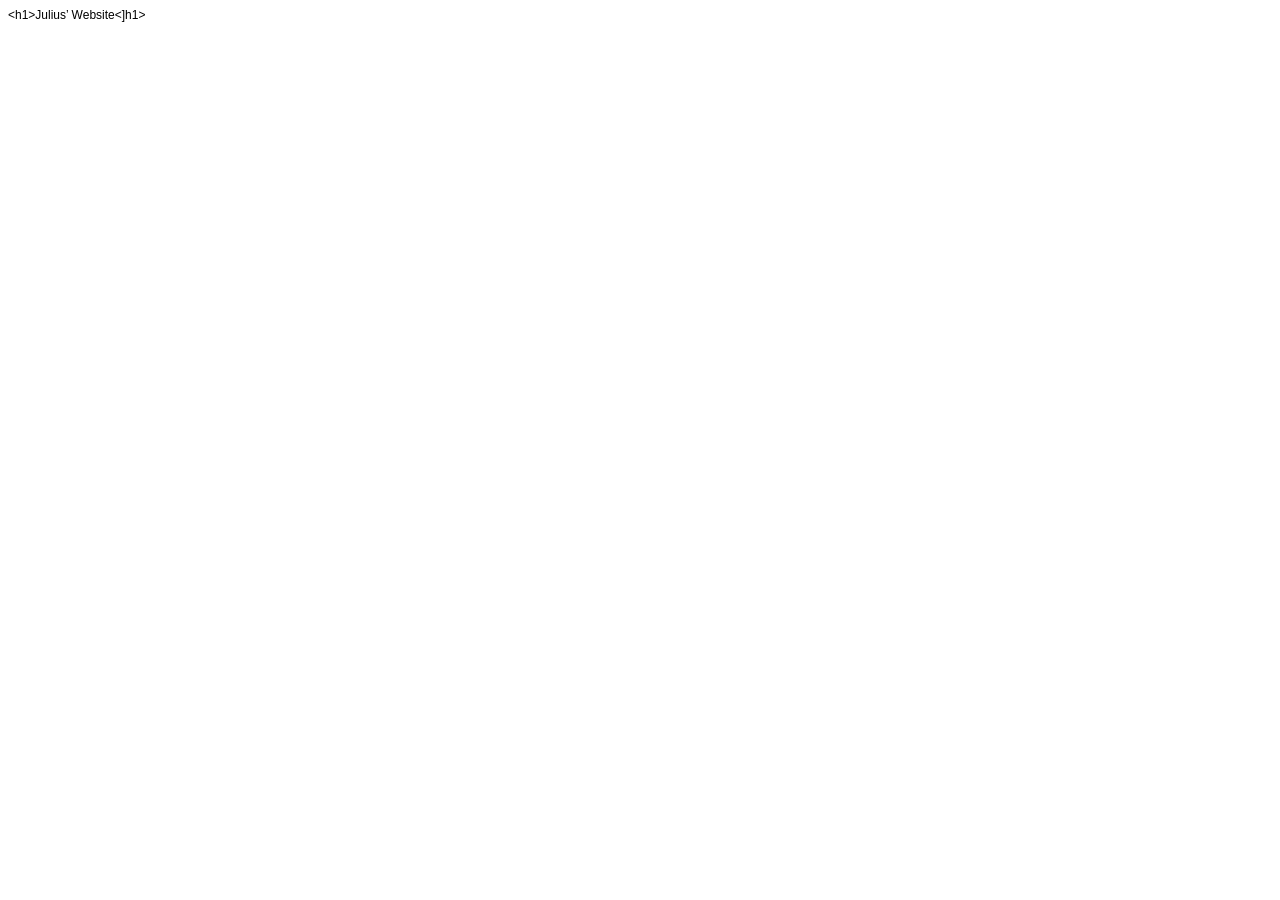
<file: index.html>
<!DOCTYPE html PUBLIC "-//W3C//DTD HTML 4.01//EN" "http://www.w3.org/TR/html4/strict.dtd">
<html>
<head>
  <meta http-equiv="Content-Type" content="text/html; charset=utf-8">
  <meta http-equiv="Content-Style-Type" content="text/css">
  <title></title>
  <meta name="Generator" content="Cocoa HTML Writer">
  <meta name="CocoaVersion" content="2113.65">
  <style type="text/css">
    p.p1 {margin: 0.0px 0.0px 0.0px 0.0px; font: 12.0px Helvetica}
  </style>
</head>
<body>
<p class="p1">&lt;h1&gt;Julius’ Website&lt;]h1&gt;</p>
</body>
</html>
</file>
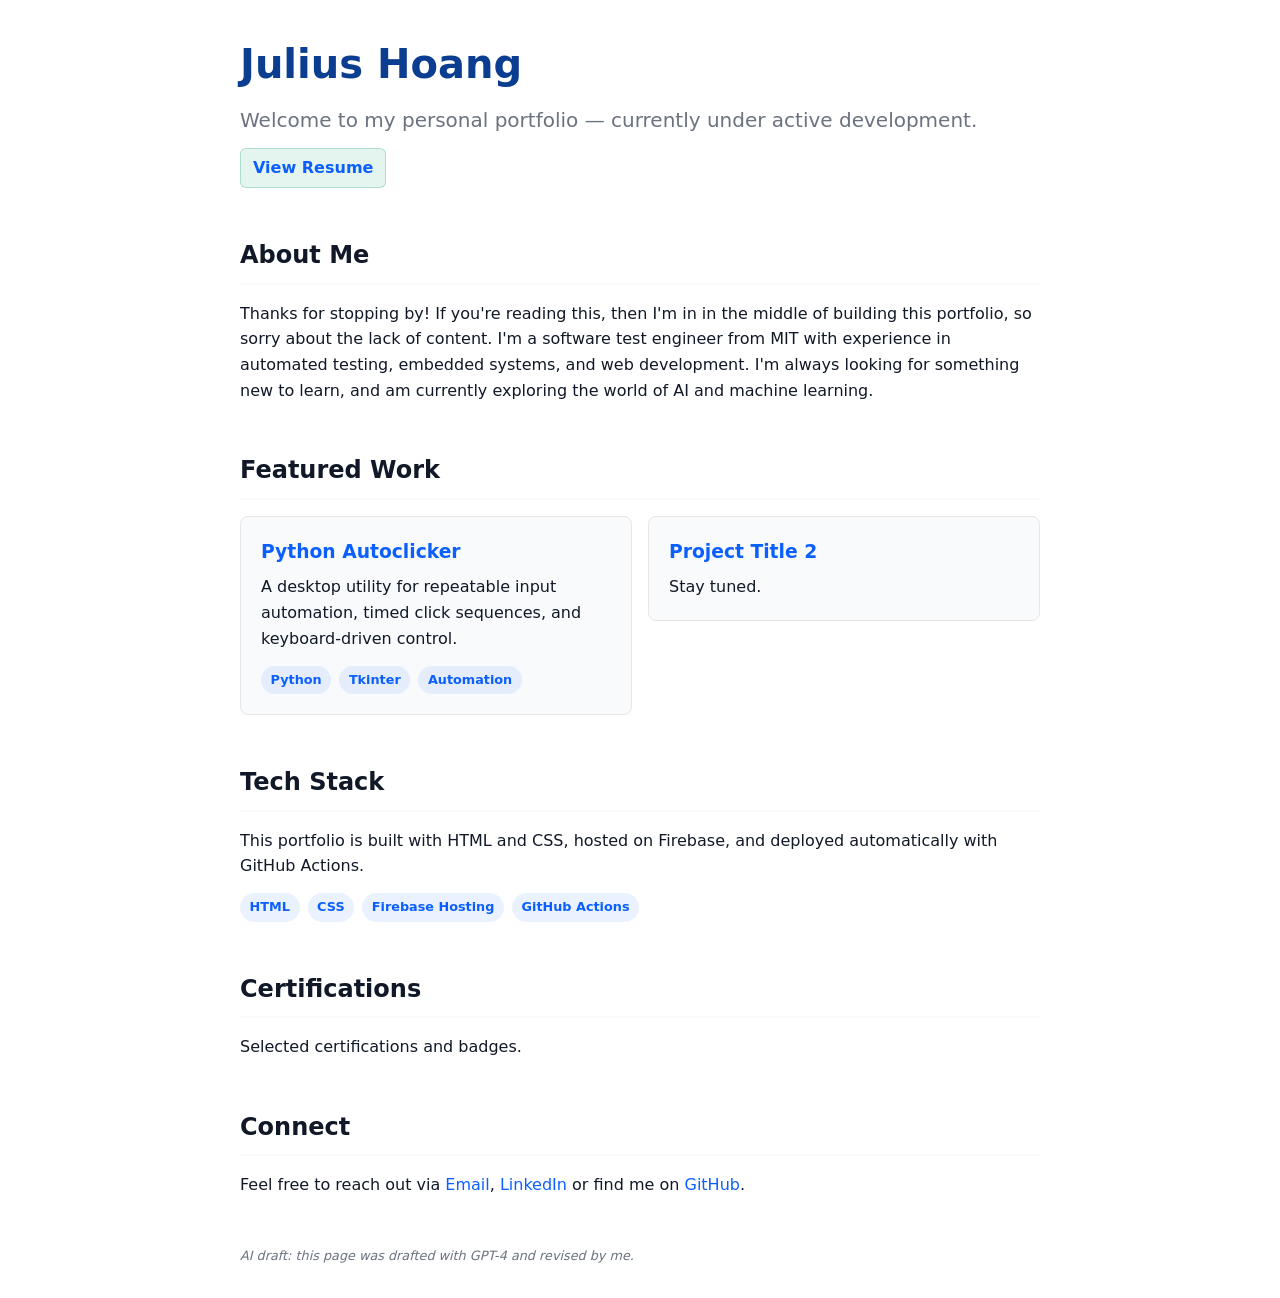
<file: public/index.html>
<!DOCTYPE html>
<html lang="en">
<head>
  <meta charset="UTF-8" />
  <meta name="viewport" content="width=device-width, initial-scale=1.0" />
  <title>Julius | Portfolio</title>
  <link rel="stylesheet" href="./styles.css">
</head>
<body>
  <div class="container">
    <header>
      <h1>Julius Hoang</h1>
      <p class="subtitle">Welcome to my personal portfolio — currently under active development.</p>
      <p><a class="resume-link" href="./Julius_Hoang_MIT_SDET_Automation_Resume.pdf" target="_blank" rel="noopener noreferrer">View Resume</a></p>
    </header>

    <section id="about">
      <h2>About Me</h2>
      <p>
        Thanks for stopping by! If you're reading this, then I'm in in the middle of building 
        this portfolio, so sorry about the lack of content. 
        I'm a software test engineer from MIT with experience in automated testing,
        embedded systems, and web development. I'm always looking for something
        new to learn, and am currently exploring the world of AI and machine learning.
      </p>
    </section>

    <section id="projects">
      <h2>Featured Work</h2>
      <div class="grid">
        <a class="card-link" href="./project1-devlog.html" target="_self" rel="noopener noreferrer">
          <div class="card">
            <h3>Python Autoclicker</h3>
            <p>A desktop utility for repeatable input automation, timed click sequences, and keyboard-driven control.</p>
            <div class="project-meta">
              <span class="tag">Python</span>
              <span class="tag">Tkinter</span>
              <span class="tag">Automation</span>
            </div>
          </div>
        </a>
        <a class="card-link" href="./project2-devlog.html" target="_self" rel="noopener noreferrer">
          <div class="card">
            <h3>Project Title 2</h3>
            <p>Stay tuned.</p>
          </div>
        </a>
      </div>
    </section>

    <section id="tech-stack">
      <h2>Tech Stack</h2>
      <p>This portfolio is built with HTML and CSS, hosted on Firebase, and deployed automatically with GitHub Actions.</p>
      <div class="project-meta">
        <span class="tag">HTML</span>
        <span class="tag">CSS</span>
        <span class="tag">Firebase Hosting</span>
        <span class="tag">GitHub Actions</span>
      </div>
    </section>

    <section id="certifications">
      <h2>Certifications</h2>
      <p>Selected certifications and badges.</p>
      <div class="cert-badges">
        <div data-iframe-width="150" data-iframe-height="270" data-share-badge-id="59e38c7b-6afa-4da2-9ddd-4537e52837db" data-share-badge-host="https://www.credly.com"></div>
        <script type="text/javascript" async src="//cdn.credly.com/assets/utilities/embed.js"></script>
      </div>
    </section>

    <section id="contact">
      <h2>Connect</h2>
      <p>Feel free to reach out via <a href="mailto:juliush123@hotmail.com">Email</a>, <a href="https://www.linkedin.com/in/jghoang" target="_blank" rel="noopener noreferrer">LinkedIn</a> or find me on <a href="https://github.com/jghoang1" target="_blank" rel="noopener noreferrer">GitHub</a>.</p>
    </section>

    <p class="ai-disclaimer">
      AI draft: this page was drafted with GPT-4 and revised by me.
    </p>
  </div>
</body>
</html>
</file>
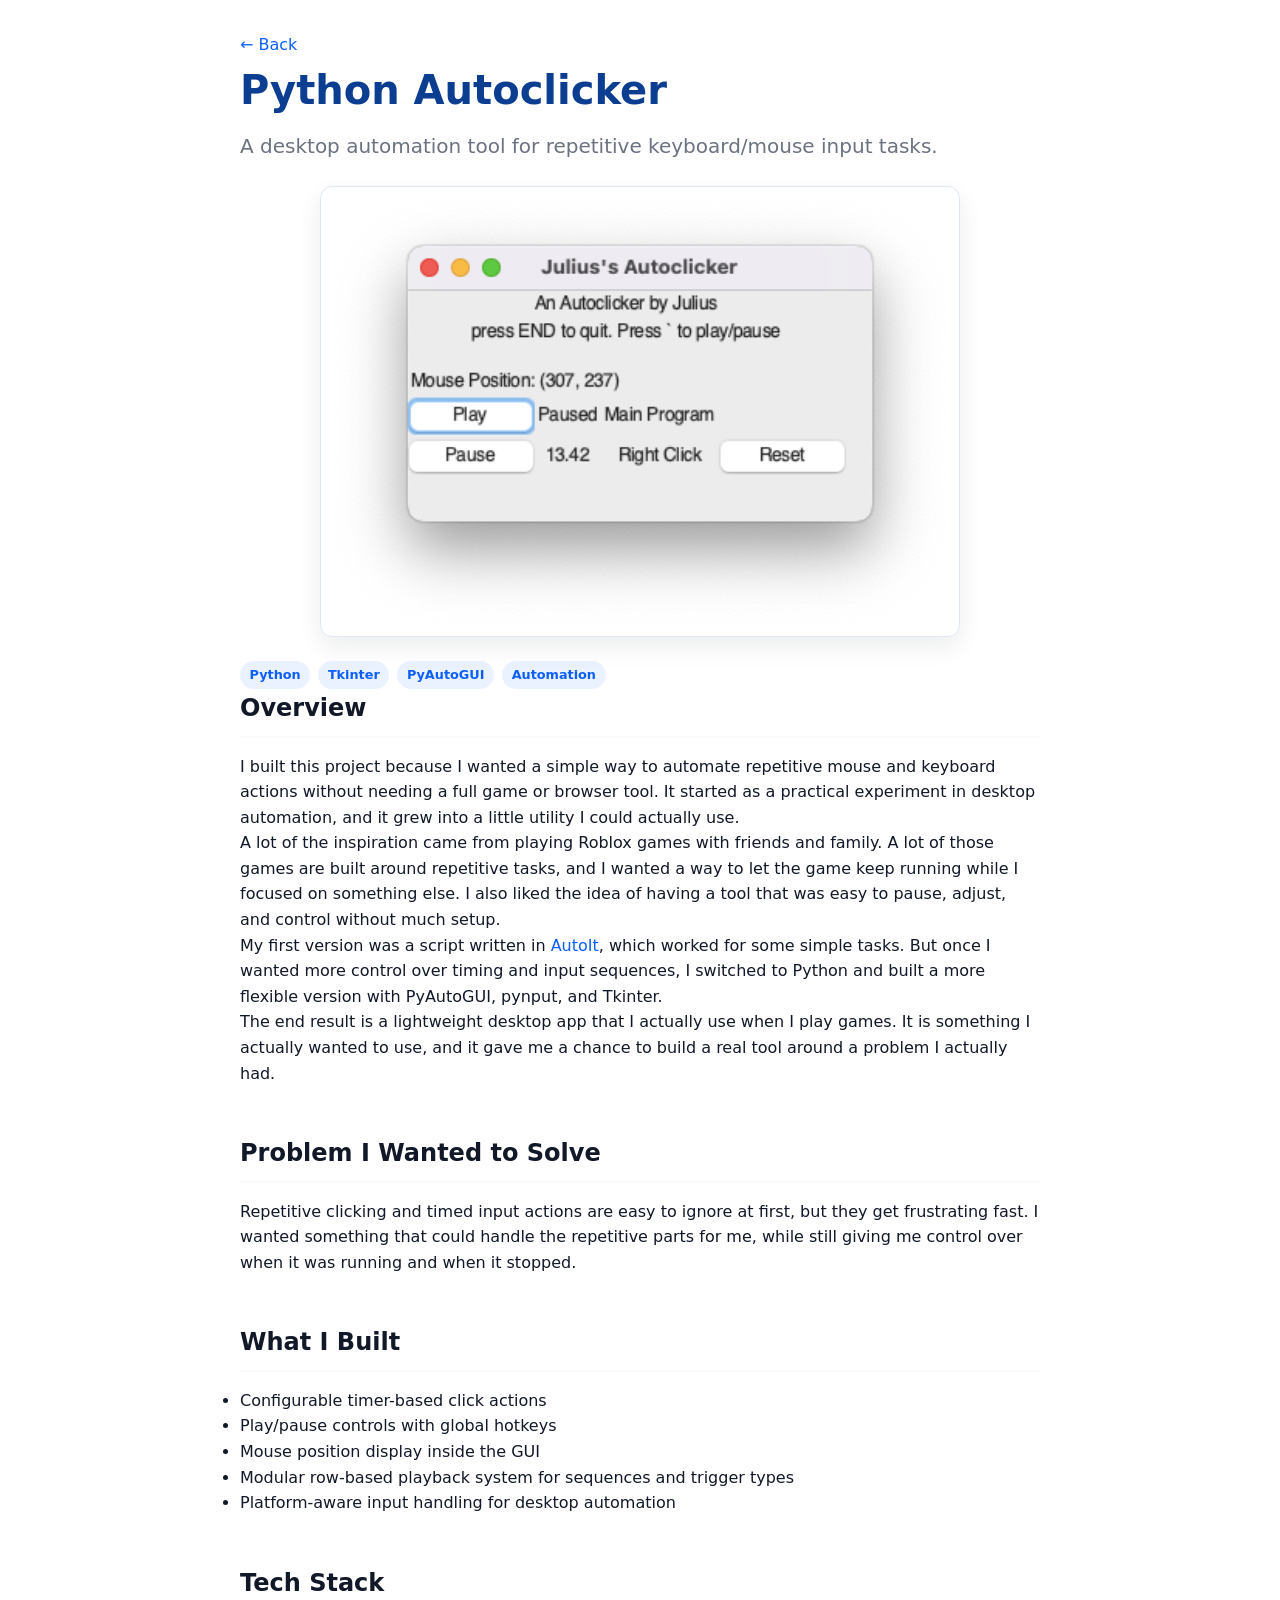
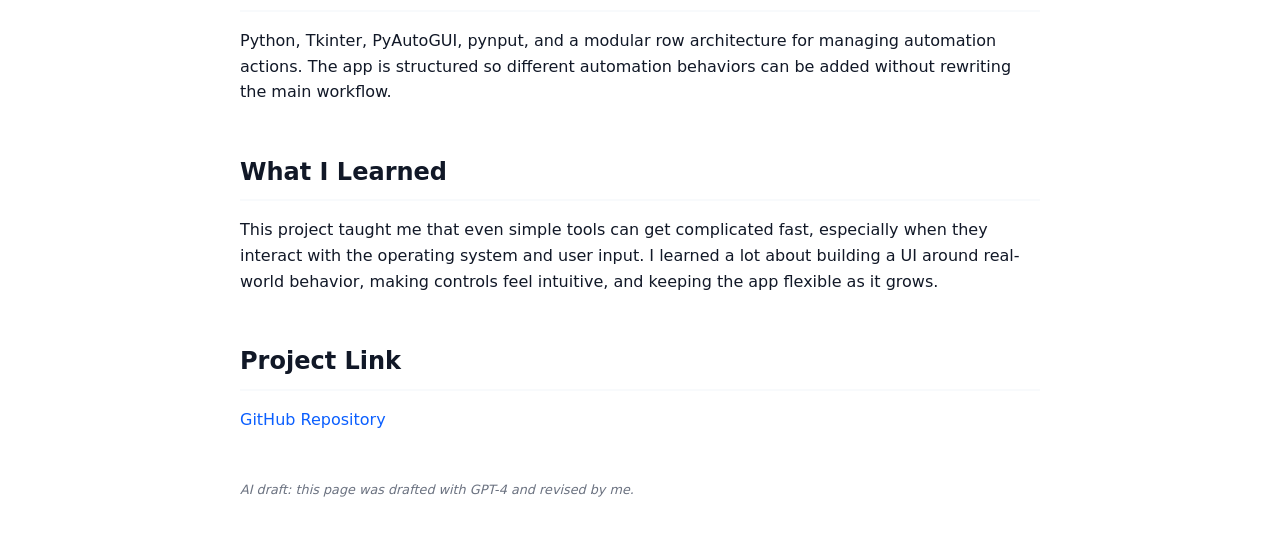
<file: public/project1-devlog.html>
<!DOCTYPE html>
<html lang="en">
<head>
  <meta charset="utf-8" />
  <meta name="viewport" content="width=device-width,initial-scale=1" />
  <title>Python Autoclicker — Project Devlog</title>
  <link rel="stylesheet" href="./styles.css">
</head>
<body>
  <div class="container">
    <p><a href="./index.html">← Back</a></p>
    <h1>Python Autoclicker</h1>
    <p class="subtitle">
      A desktop automation tool for repetitive keyboard/mouse input tasks.
    </p>

    <img
      src="./images/python-autoclicker.png"
      alt="MacOS Python Autoclicker desktop app window"
      class="project-image"
    />

    <div class="project-meta">
      <span class="tag">Python</span>
      <span class="tag">Tkinter</span>
      <span class="tag">PyAutoGUI</span>
      <span class="tag">Automation</span>
    </div>

    <section>
      <h2>Overview</h2>
      <p>
        I built this project because I wanted a simple way to automate repetitive
        mouse and keyboard actions without needing a full game or browser tool.
        It started as a practical experiment in desktop automation, and it grew
        into a little utility I could actually use.
      </p>
      <p>
        A lot of the inspiration came from playing Roblox games with friends and
        family. A lot of those games are built around repetitive tasks, and I
        wanted a way to let the game keep running while I focused on something
        else. I also liked the idea of having a tool that was easy to pause,
        adjust, and control without much setup.
      </p>
      <p>
        My first version was a script written in
        <a href="https://www.autoitscript.com/site/" target="_blank" rel="noopener noreferrer">AutoIt</a>,
        which worked for some simple tasks. But once I wanted more control over
        timing and input sequences, I switched to Python and built a more
        flexible version with PyAutoGUI, pynput, and Tkinter.
      </p>
      <p>
        The end result is a lightweight desktop app that I actually use when I play games.
        It is something I actually wanted to use, and it gave me a
        chance to build a real tool around a problem I actually had.
      </p>
    </section>

    <section>
      <h2>Problem I Wanted to Solve</h2>
      <p>
        Repetitive clicking and timed input actions are easy to ignore at first,
        but they get frustrating fast. I wanted something that could handle the
        repetitive parts for me, while still giving me control over when it was
        running and when it stopped.
      </p>
    </section>

    <section>
      <h2>What I Built</h2>
      <ul>
        <li>Configurable timer-based click actions</li>
        <li>Play/pause controls with global hotkeys</li>
        <li>Mouse position display inside the GUI</li>
        <li>Modular row-based playback system for sequences and trigger types</li>
        <li>Platform-aware input handling for desktop automation</li>
      </ul>
    </section>

    <section>
      <h2>Tech Stack</h2>
      <p>
        Python, Tkinter, PyAutoGUI, pynput, and a modular row architecture for
        managing automation actions. The app is structured so different
        automation behaviors can be added without rewriting the main workflow.
      </p>
    </section>

    <section>
      <h2>What I Learned</h2>
      <p>
        This project taught me that even simple tools can get complicated fast,
        especially when they interact with the operating system and user input.
        I learned a lot about building a UI around real-world behavior, making
        controls feel intuitive, and keeping the app flexible as it grows.
      </p>
    </section>

    <section>
      <h2>Project Link</h2>
      <p><a href="https://github.com/jghoang1/python-autoclicker" target="_blank" rel="noopener noreferrer">GitHub Repository</a></p>
    </section>

    <p class="ai-disclaimer">
      AI draft: this page was drafted with GPT-4 and revised by me.
    </p>
  </div>
</body>
</html>
</file>
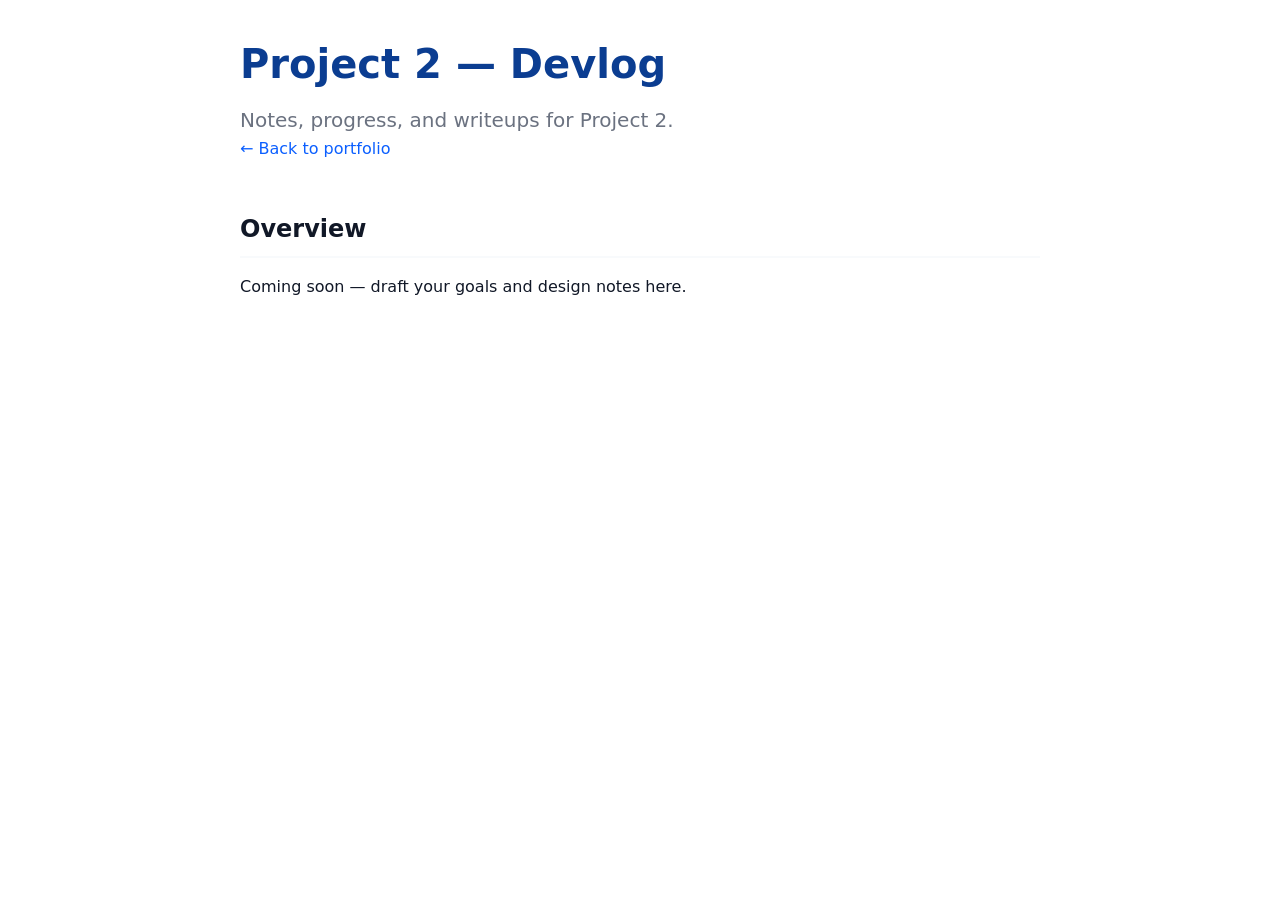
<file: public/project2-devlog.html>
<!DOCTYPE html>
<html lang="en">
<head>
  <meta charset="utf-8" />
  <meta name="viewport" content="width=device-width,initial-scale=1" />
  <title>Project 2 — Devlog</title>
  <link rel="stylesheet" href="./styles.css">
</head>
<body>
  <div class="container">
    <header>
      <h1>Project 2 — Devlog</h1>
      <p class="subtitle">Notes, progress, and writeups for Project 2.</p>
      <p><a href="./index.html">← Back to portfolio</a></p>
    </header>

    <section>
      <h2>Overview</h2>
      <p>Coming soon — draft your goals and design notes here.</p>
    </section>
  </div>
</body>
</html>
</file>
<file: public/styles.css>
:root {
  --bg: #ffffff;
  --card-bg: #f8fafc; /* simple, consistent card background */
  --accent: #0b5fff; /* link and interactive accent */
  --heading-color: #0b3d91; /* separate color for large page headings (h1) */
  --text: #111827; /* very dark gray for body text */
  --muted: #6b7280; /* neutral gray for subtitles */
}

* {
  box-sizing: border-box;
  margin: 0;
  padding: 0;
}

body {
  font-family: system-ui, -apple-system, BlinkMacSystemFont, 'Segoe UI', Roboto, sans-serif;
  background-color: var(--bg);
  color: var(--text);
  line-height: 1.6;
  padding: 2rem 1rem;
}

.container {
  max-width: 800px;
  margin: 0 auto;
}

header {
  margin-bottom: 3rem;
}

h1 {
  font-size: 2.5rem;
  color: var(--heading-color);
  margin-bottom: 0.5rem;
}

.subtitle {
  font-size: 1.25rem;
  color: var(--muted);
}

section {
  margin-bottom: 3rem;
}

h2 {
  font-size: 1.5rem;
  border-bottom: 2px solid var(--card-bg);
  padding-bottom: 0.5rem;
  margin-bottom: 1rem;
}

.grid {
  display: grid;
  grid-template-columns: repeat(auto-fit, minmax(250px, 1fr));
  gap: 1rem;
}

.card {
  background-color: var(--card-bg);
  padding: 1.25rem;
  border-radius: 8px;
  border: 1px solid #e6e6e6;
}

.card h3 {
  color: var(--accent);
  margin-bottom: 0.5rem;
}

.project-meta {
  display: flex;
  flex-wrap: wrap;
  gap: 0.5rem;
  margin-top: 0.9rem;
}

.project-image {
  display: block;
  width: 100%;
  max-width: 640px;
  margin: 1.5rem auto;
  border-radius: 12px;
  border: 1px solid #dfe7f1;
  box-shadow: 0 10px 24px rgba(15, 23, 42, 0.08);
}

.tag {
  display: inline-block;
  padding: 0.25rem 0.6rem;
  border-radius: 999px;
  background: rgba(11, 95, 255, 0.08);
  color: var(--accent);
  font-size: 0.8rem;
  font-weight: 600;
}

a {
  color: var(--accent);
  text-decoration: none;
}

a:hover {
  text-decoration: underline;
}

.ai-disclaimer {
  margin-top: 2rem;
  font-size: 0.8rem;
  color: var(--muted);
  font-style: italic;
}

.resume-link {
  display: inline-block;
  margin-top: 0.75rem;
  background: rgba(36,162,116,0.12);
  color: var(--accent);
  padding: 0.4rem 0.75rem;
  border-radius: 6px;
  border: 1px solid rgba(36,162,116,0.28);
  font-weight: 600;
}

.resume-link:hover {
  background: rgba(36,162,116,0.18);
}

.card-link {
  text-decoration: none;
  color: inherit;
  display: block;
}

.card-link .card {
  transition: box-shadow 120ms ease;
}

.card-link:hover .card {
  /* keep hover subtle and simple: slight elevation via soft shadow only */
  box-shadow: 0 6px 18px rgba(16,24,40,0.04);
}

/* Accessibility: visible focus states for keyboard users */
a:focus-visible,
:focus-visible {
  outline: 3px solid rgba(11,95,255,0.18);
  outline-offset: 3px;
}

a:focus-visible,
.card-link:focus-visible,
.resume-link:focus-visible {
  outline: 3px solid rgba(11,95,255,0.22);
  outline-offset: 3px;
}
</file>
